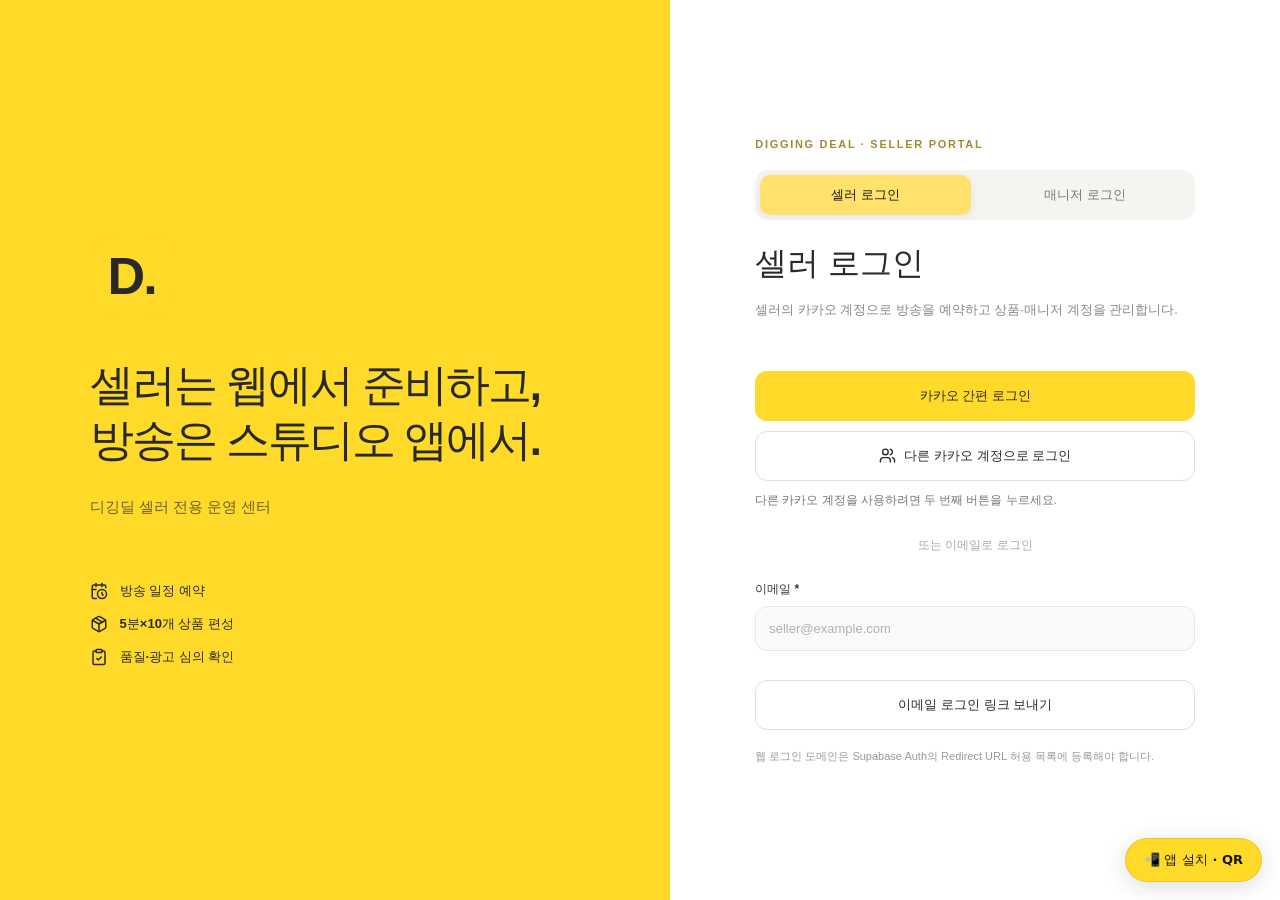
<file: index.html>
<!doctype html><html lang="ko"><head><meta charset="UTF-8"/><meta name="viewport" content="width=device-width,initial-scale=1.0"/><meta name="theme-color" content="#ffda29"/><title>디깅딜 셀러 센터</title>  <script type="module" crossorigin src="./assets/index-DSbFHr2v.js"></script>
  <link rel="stylesheet" crossorigin href="./assets/index-nDh6Y4dh.css">
<style>#dd-app-install-entry{position:fixed;right:18px;bottom:18px;z-index:100000;display:flex;align-items:center;justify-content:center;padding:12px 18px;background:#ffda29;color:#171717;border-radius:999px;box-shadow:0 5px 22px #0002;text-decoration:none;font:800 13px system-ui,-apple-system,sans-serif;border:1px solid #17171718}#dd-app-install-entry:focus-visible{outline:3px solid #165ad8;outline-offset:3px}@media(max-width:550px){#dd-app-install-entry{right:12px;bottom:12px;padding:11px 14px}}</style></head><body><div id="root"></div><a id="dd-app-install-entry" href="./apps.html" aria-label="디깅딜 Android 앱 설치 및 QR코드 페이지 열기">📲 앱 설치 · QR</a></body></html>
</file>
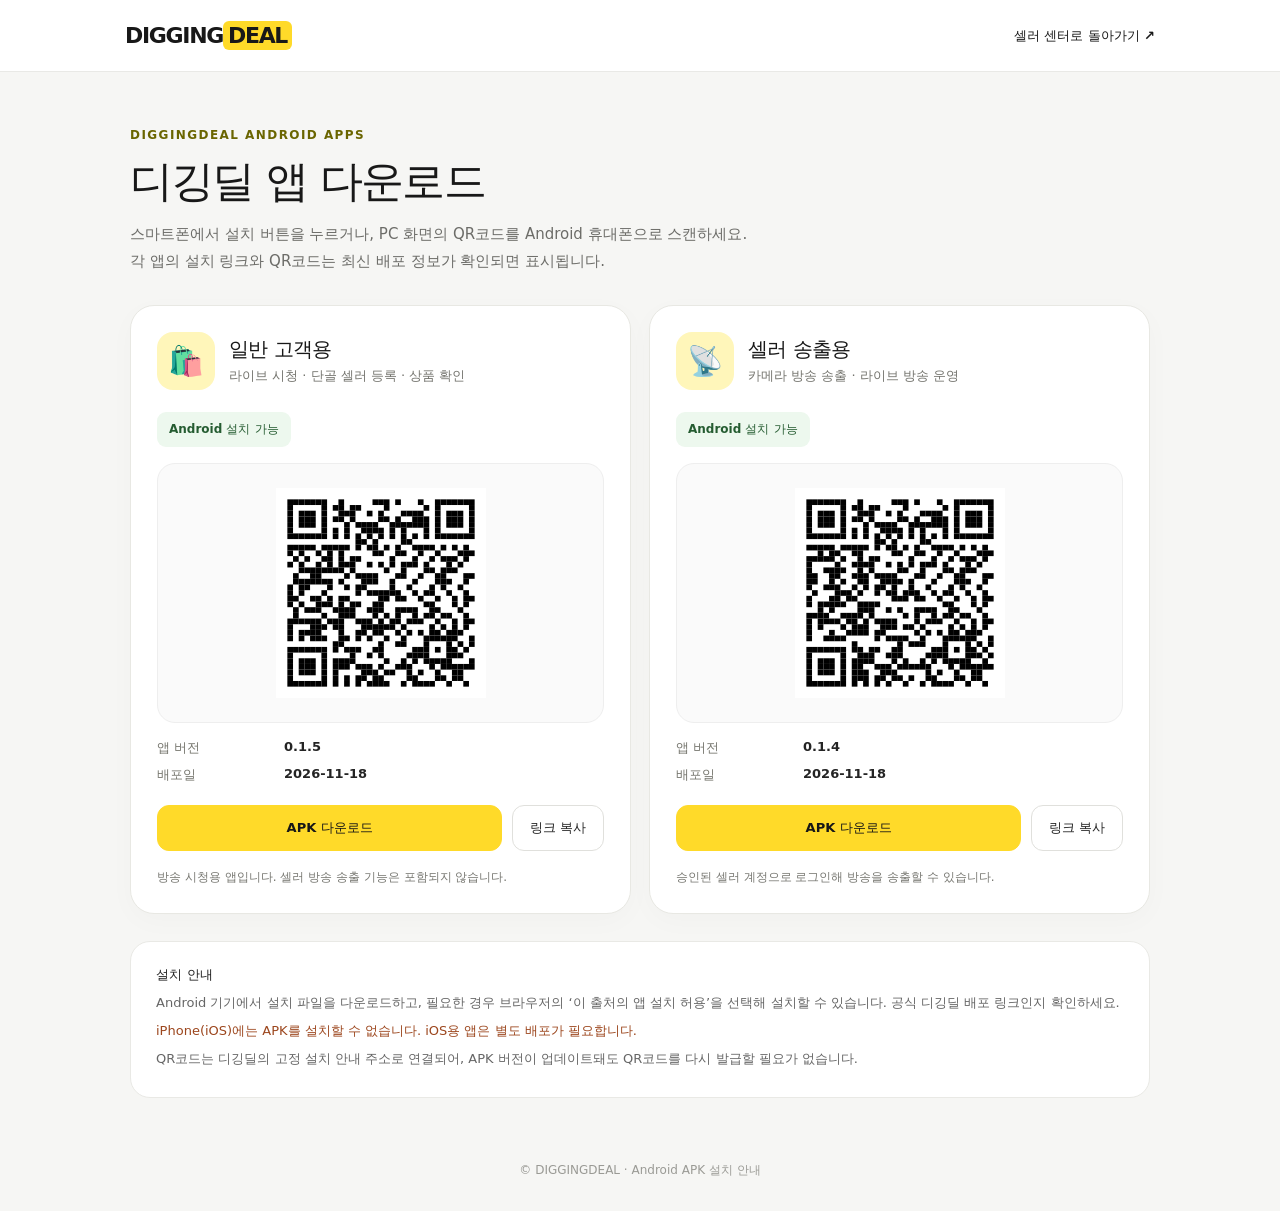
<file: apps.html>
<!doctype html>
<html lang="ko">
<head>
  <meta charset="utf-8">
  <meta name="viewport" content="width=device-width, initial-scale=1">
  <meta name="theme-color" content="#ffda29">
  <meta name="description" content="디깅딜 고객용 및 셀러 방송 송출용 Android 앱 설치 안내">
  <title>디깅딜 앱 다운로드 | 셀러 센터</title>
  <style>
    :root{font-family:system-ui,-apple-system,"Noto Sans KR","Apple SD Gothic Neo",sans-serif;color:#181818;background:#f6f6f4;font-synthesis:none}
    *{box-sizing:border-box}
    body{margin:0}
    a{color:inherit;text-decoration:none}
    button,a{touch-action:manipulation}
    .site-header{height:72px;display:flex;align-items:center;justify-content:space-between;gap:16px;padding:0 max(20px,calc((100vw - 1030px)/2));background:#fff;border-bottom:1px solid #e9e9e6}
    .brand{font-size:22px;font-weight:900;letter-spacing:-.06em}
    .brand em{font-style:normal;background:#ffda29;border-radius:6px;padding:2px 5px}
    .back{font-size:13px;font-weight:700;white-space:nowrap}
    main{max-width:1060px;padding:56px 20px 64px;margin:0 auto}
    .eyebrow{font-size:12px;font-weight:900;letter-spacing:.12em;color:#6a6500}
    h1{font-size:clamp(28px,4.5vw,43px);line-height:1.23;letter-spacing:-.045em;margin:13px 0}
    .intro{font-size:15px;line-height:1.8;color:#6c6c68;margin:0 0 30px}
    .grid{display:grid;grid-template-columns:repeat(2,minmax(0,1fr));gap:18px}
    .app-card{background:#fff;border:1px solid #e8e8e3;border-radius:24px;padding:26px;box-shadow:0 7px 28px #00000006;min-width:0}
    .app-card:target,.app-card.selected{outline:2px solid #e3bf00;outline-offset:2px}
    .card-head{display:flex;align-items:center;gap:14px}
    .app-icon{font-size:29px;width:58px;height:58px;display:flex;align-items:center;justify-content:center;background:#fff6ba;border-radius:16px;flex-shrink:0}
    h2{font-size:20px;letter-spacing:-.035em;margin:0 0 4px}
    .desc{font-size:13px;color:#74746e;margin:0}
    .status{margin-top:22px;border-radius:9px;background:#f3f3f0;color:#64645e;font-size:12px;font-weight:700;padding:9px 12px;display:inline-flex}
    .status.ready{color:#255c31;background:#edf8ee}
    .qr-wrap{height:260px;display:flex;align-items:center;justify-content:center;margin:16px 0;background:#fafafa;border:1px solid #eee;border-radius:18px}
    .qr-wrap img{width:210px;height:210px;max-width:100%;object-fit:contain}
    .qr-placeholder{text-align:center;color:#93938d;line-height:1.8;font-size:13px;padding:20px}
    .meta{display:grid;grid-template-columns:75px minmax(0,1fr);column-gap:12px;row-gap:9px;color:#77776f;font-size:13px;margin:15px 0 21px}
    .meta strong{color:#242424;overflow-wrap:anywhere;font-weight:650}
    .buttons{display:flex;gap:10px;flex-wrap:wrap}
    .primary,.secondary{border-radius:12px;padding:13px 17px;font-weight:800;font-size:13px;display:inline-flex;align-items:center;justify-content:center;cursor:pointer;border:1px solid #e0e0dc}
    .primary{background:#ffda29;border-color:#ffda29;color:#171717;flex:1}
    .primary.is-disabled{background:#eee;border-color:#eee;color:#8b8b85;cursor:not-allowed}
    .secondary{background:#fff;color:#252525}
    .secondary:disabled{opacity:.5;cursor:not-allowed}
    .notes{font-size:12px;line-height:1.7;color:#787872;margin:16px 0 0}
    .guide{margin-top:27px;background:#fff;border:1px solid #e9e9e5;border-radius:20px;padding:22px 25px;font-size:13px;color:#666;line-height:1.75}
    .guide strong{color:#202020}
    .guide p{margin:5px 0}
    .platform-note{color:#9c461d}
    .error{display:none;font-size:13px;color:#9c2828;margin:18px 0 0}
    footer{text-align:center;color:#9a9a95;font-size:12px;padding:0 16px 32px}
    @media(max-width:720px){main{padding:35px 16px 44px}.site-header{padding:0 16px}.grid{grid-template-columns:1fr}.app-card{padding:20px}.qr-wrap{height:245px}.brand{font-size:19px}}
  </style>
</head>
<body>
  <header class="site-header">
    <a class="brand" href="./" aria-label="디깅딜 셀러 센터">DIGGING<em>DEAL</em></a>
    <a class="back" href="./">셀러 센터로 돌아가기 ↗</a>
  </header>
  <main>
    <div class="eyebrow">DIGGINGDEAL ANDROID APPS</div>
    <h1>디깅딜 앱 다운로드</h1>
    <p class="intro">스마트폰에서 설치 버튼을 누르거나, PC 화면의 QR코드를 Android 휴대폰으로 스캔하세요.<br>각 앱의 설치 링크와 QR코드는 최신 배포 정보가 확인되면 표시됩니다.</p>
    <div class="grid">
      <article class="app-card" id="app-customer" data-app="customer">
        <div class="card-head"><div class="app-icon" aria-hidden="true">🛍️</div><div><h2>일반 고객용</h2><p class="desc">라이브 시청 · 단골 셀러 등록 · 상품 확인</p></div></div>
        <span class="status" id="status-customer" aria-live="polite">배포 정보 확인 중</span>
        <div class="qr-wrap" id="qr-customer"><div class="qr-placeholder">설치 QR코드 확인 중</div></div>
        <dl class="meta"><dt>앱 버전</dt><dd><strong id="version-customer">-</strong></dd><dt>배포일</dt><dd><strong id="date-customer">-</strong></dd></dl>
        <div class="buttons"><a class="primary is-disabled" id="link-customer" aria-disabled="true">설치 준비 중</a><button class="secondary" id="copy-customer" disabled type="button">링크 복사</button></div>
        <p class="notes">방송 시청용 앱입니다. 셀러 방송 송출 기능은 포함되지 않습니다.</p>
      </article>
      <article class="app-card" id="app-seller" data-app="seller">
        <div class="card-head"><div class="app-icon" aria-hidden="true">📡</div><div><h2>셀러 송출용</h2><p class="desc">카메라 방송 송출 · 라이브 방송 운영</p></div></div>
        <span class="status" id="status-seller" aria-live="polite">배포 정보 확인 중</span>
        <div class="qr-wrap" id="qr-seller"><div class="qr-placeholder">설치 QR코드 확인 중</div></div>
        <dl class="meta"><dt>앱 버전</dt><dd><strong id="version-seller">-</strong></dd><dt>배포일</dt><dd><strong id="date-seller">-</strong></dd></dl>
        <div class="buttons"><a class="primary is-disabled" id="link-seller" aria-disabled="true">설치 준비 중</a><button class="secondary" id="copy-seller" disabled type="button">링크 복사</button></div>
        <p class="notes">승인된 셀러 계정으로 로그인해 방송을 송출할 수 있습니다.</p>
      </article>
    </div>
    <p class="error" id="load-error" role="alert">배포 정보를 불러오지 못했습니다. 새로고침 후 다시 시도해 주세요.</p>
    <section class="guide" aria-label="설치 안내">
      <strong>설치 안내</strong>
      <p>Android 기기에서 설치 파일을 다운로드하고, 필요한 경우 브라우저의 ‘이 출처의 앱 설치 허용’을 선택해 설치할 수 있습니다. 공식 디깅딜 배포 링크인지 확인하세요.</p>
      <p class="platform-note" id="platform-note">iPhone(iOS)에는 APK를 설치할 수 없습니다. iOS용 앱은 별도 배포가 필요합니다.</p>
      <p>QR코드는 디깅딜의 고정 설치 안내 주소로 연결되어, APK 버전이 업데이트돼도 QR코드를 다시 발급할 필요가 없습니다.</p>
    </section>
  </main>
  <footer>© DIGGINGDEAL · Android APK 설치 안내</footer>
  <script>
  (function(){
    "use strict";
    var keys=["customer","seller"],params=new URLSearchParams(location.search),selected=params.get("app");
    var isIOS=/iPad|iPhone|iPod/.test(navigator.userAgent);
    if(isIOS)document.getElementById("platform-note").style.fontWeight="800";
    if(keys.indexOf(selected)>=0){var active=document.getElementById("app-"+selected);active.classList.add("selected");}
    function validUrl(raw){
      if(typeof raw!=="string")return null;
      try{var url=new URL(raw);return url.protocol==="https:"&&!url.username&&!url.password?url.href:null;}catch(e){return null;}
    }
    function update(key,app){
      var status=document.getElementById("status-"+key);
      var qr=document.getElementById("qr-"+key);
      var link=document.getElementById("link-"+key);
      var copy=document.getElementById("copy-"+key);
      var download=app&&app.enabled===true?validUrl(app.apkUrl):null;
      document.getElementById("version-"+key).textContent=app&&app.version||"미확인";
      document.getElementById("date-"+key).textContent=app&&app.releasedAt||"미확인";
      qr.replaceChildren();
      if(!download){
        status.textContent="검증된 설치 파일 준비 중";
        var placeholder=document.createElement("div");placeholder.className="qr-placeholder";
        placeholder.textContent="설치 가능한 APK가 등록되면 QR코드가 자동으로 표시됩니다.";
        qr.appendChild(placeholder);
        return;
      }
      status.textContent="Android 설치 가능";status.classList.add("ready");
      var stable=new URL("/apps.html","https://seller.diggingdeal.kro.kr");
      stable.searchParams.set("app",key);
      var img=document.createElement("img");
      img.alt=(key==="customer"?"일반 고객용":"셀러 송출용")+" 앱 설치 페이지 QR코드";
      img.loading="lazy";
      img.width=210;img.height=210;
      img.src="./assets/app-qr-"+key+".svg";
      img.onerror=function(){qr.textContent="QR 이미지를 표시하지 못했습니다. 아래 설치 버튼을 사용해 주세요.";};
      qr.appendChild(img);
      link.href=download;link.target="_blank";link.rel="noopener noreferrer";
      link.classList.remove("is-disabled");link.removeAttribute("aria-disabled");link.textContent="APK 다운로드";
      copy.disabled=false;copy.addEventListener("click",async function(){
        try{await navigator.clipboard.writeText(stable.href);copy.textContent="복사 완료";}
        catch(e){copy.textContent="링크 복사 실패";}
      });
    }
    fetch("./app-builds.json?check="+Date.now(),{cache:"no-store"}).then(function(r){if(!r.ok)throw new Error("HTTP "+r.status);return r.json();})
      .then(function(data){keys.forEach(function(key){update(key,data&&data.apps&&data.apps[key]);});})
      .catch(function(){keys.forEach(function(key){update(key,null);});document.getElementById("load-error").style.display="block";});
  })();
  </script>
</body>
</html>
</file>
<file: assets/index-nDh6Y4dh.css>
:root{color:#292929;font-synthesis:none;background:#f7f7f7;font-family:Inter,Pretendard,Noto Sans KR,-apple-system,BlinkMacSystemFont,Segoe UI,sans-serif}*{box-sizing:border-box}body{margin:0}button,input,select{font:inherit}button{cursor:pointer}button:disabled{opacity:.45;cursor:default}input,select{outline:none}input:focus,select:focus{box-shadow:0 0 0 3px #ffda2933;border-color:#f3c122!important}.portal{min-height:100vh;display:flex}.sidebar{background:#fff;border-right:1px solid #e8e8e8;flex-direction:column;flex-shrink:0;width:264px;height:100vh;padding:30px 17px 20px;display:flex;position:sticky;top:0}.logoLine{align-items:center;gap:12px;margin:0 8px 28px;display:flex}.logoLine b{letter-spacing:-.5px;font-size:20px}.logoLine small{color:#aaa;letter-spacing:1.2px;margin-top:4px;font-size:10px;font-weight:800;display:block}.brandbox{color:#292929;letter-spacing:-2px;background:#ffda29;border-radius:14px;justify-content:center;align-items:center;width:46px;height:46px;font-size:25px;font-weight:1000;display:inline-flex}.brandbox.large{border-radius:26px;width:84px;height:84px;font-size:52px}.navCaption{color:#999;margin:23px 17px 10px;font-size:11px;font-weight:800}.nav{text-align:left;color:#757575;background:0 0;border:0;border-radius:13px;align-items:center;gap:12px;width:100%;min-height:47px;padding:13px 16px;font-size:13px;font-weight:750;display:flex}.nav span{flex:1}.nav.selected{color:#292929;background:#ffed90}.nav:hover{background:#f4f4f4}.nav.selected:hover{background:#ffdf4a}.sidebarBottom{border-top:1px solid #eee;flex-direction:column;gap:8px;margin-top:auto;padding:18px 11px;font-size:13px;font-weight:800;display:flex}.sidebarBottom small{color:#888;overflow-wrap:anywhere;font-size:11px}.sidebarBottom button{color:#666;text-align:left;background:0 0;border:0;align-items:center;gap:6px;margin-top:5px;padding:6px 0;display:flex}.workspace{width:calc(100% - 264px);max-width:1590px;margin:0 auto;padding:33px clamp(22px,4.5vw,68px)}.topbar{justify-content:space-between;align-items:center;gap:18px;margin-bottom:25px;display:flex}.eyebrow{letter-spacing:1.7px;color:#a18a2f;font-size:11px;font-weight:900}.topbar h1{letter-spacing:-.9px;margin:8px 0 0;font-size:25px}.contentStack{gap:20px;display:grid}.hero{background:#ffda29;border-radius:25px;justify-content:space-between;gap:20px;min-height:260px;padding:34px 39px;display:flex}.hero h2{letter-spacing:-1.1px;margin:15px 0;font-size:30px;line-height:1.31}.hero p{color:#5f552e;max-width:570px;font-size:13px;line-height:1.8}.heroArt{color:#292929;border:2px solid #29292933;border-radius:25px;flex-direction:column;justify-content:center;align-items:center;gap:15px;min-width:190px;display:flex}.heroArt span{letter-spacing:1px;font-size:12px;font-weight:900}.stats{grid-template-columns:repeat(3,minmax(0,1fr));gap:15px;display:grid}.stat{background:#fff;border:1px solid #eee;border-radius:18px;padding:24px}.stat span,.stat small{color:#777;font-size:12px;display:block}.stat strong{letter-spacing:-.5px;margin:9px 0 3px;font-size:36px;display:block}.stat small{font-size:11px}.panel{background:#fff;border:1px solid #eaeaea;border-radius:22px;padding:27px 29px}.panel.narrow{max-width:600px;margin-top:38px}.panel h2,.panel h3{color:#292929;letter-spacing:-.5px;margin:0 0 14px}.panel h3{font-size:17px}.panel h2{font-size:23px}.panel>p{color:#757575;font-size:13px;line-height:1.8}.panelIcon{background:#ffda29;border-radius:18px;place-items:center;width:58px;height:58px;margin-bottom:20px;display:grid}.panelTitle{justify-content:space-between;align-items:center;gap:20px;margin-bottom:13px;display:flex}.panelTitle h3{margin:0}.panelTitle p,.intro,.hint{color:#878787;font-size:12px;line-height:1.7}.panelTitle p{margin:6px 0}.tableRow{border-top:1px solid #f0f0f0;align-items:center;gap:15px;padding:18px 3px;font-size:13px;display:flex}.tableRow svg{color:#7d7d7d}.grow{flex:1;min-width:120px}.grow b,.grow small{display:block}.grow b{font-size:13px}.grow small{color:#999;margin-top:6px;font-size:11px}.pill{white-space:nowrap;color:#666;background:#eee;border-radius:50px;padding:7px 11px;font-size:11px;font-weight:850}.pill.approved{color:#168052;background:#e5f5eb}.pill.pending{color:#8d6c00;background:#fff0ba}.pill.muted{color:#777;background:#eee}.dark,.primary,.secondary{white-space:nowrap;border:1px solid #0000;border-radius:12px;justify-content:center;align-items:center;gap:8px;min-height:44px;padding:0 19px;font-size:13px;font-weight:850;display:inline-flex}.dark{color:#fff;background:#292929}.primary{color:#292929;background:#ffda29}.secondary{color:#292929;background:#fff;border-color:#dfdfdf}.small{border-radius:9px;min-height:34px;padding:0 11px;font-size:11.5px}.full{width:100%}.textButton,.textDanger{color:#777;background:0 0;border:0;align-items:center;gap:6px;font-size:12px;font-weight:800;display:inline-flex}.textDanger{color:#bb3049}.field{color:#505050;flex-direction:column;gap:8px;min-width:0;font-size:12px;font-weight:800;display:flex}.field input,.field select{color:#292929;background:#fafafa;border:1px solid #e7e7e7;border-radius:12px;width:100%;height:45px;padding:0 13px;font-size:13px;font-weight:500}.field input::placeholder{color:#b0b0b0}.field:has(input:required)>span{color:#383838}.field input:focus{background:#fff}.sessionForm,.productForm{grid-template-columns:repeat(2,minmax(0,1fr));gap:17px;margin-top:21px;display:grid}.sessionForm .primary,.productForm .primary{align-self:end;width:max-content}.formNote{color:#888;align-self:center;font-size:11px;line-height:1.7}.empty{color:#aaa;text-align:center;padding:35px;font-size:13px}.slotGrid{grid-template-columns:repeat(10,minmax(0,1fr));gap:8px;margin-top:17px;display:grid}.slot{color:#292929;background:#fafafa;border:1px solid #eee;border-radius:12px;flex-direction:column;justify-content:center;align-items:center;gap:7px;height:55px;display:flex}.slot.selected{background:#ffda29;border-color:#ffda29}.dot{background:#ddd;border-radius:50%;width:7px;height:7px}.dot.green{background:#16ad6d}.dot.amber{background:#ffb800}.slotHeader{border-top:1px solid #eee;justify-content:space-between;align-items:center;margin:20px 0 10px;padding-top:18px;display:flex}.slotHeader h3{margin:0}.slotHeader p{color:#888;font-size:11px}.reviewCard{border:1px solid #eee;border-radius:16px;gap:12px;margin-top:14px;padding:19px;display:grid}.reviewCard>div:first-child{gap:8px;display:grid}.reviewCard small{color:#888;font-size:12px}.reviewCard p{color:#555;font-size:12.5px;line-height:1.6}.slotLabel{background:#fff0ae;border-radius:7px;width:max-content;padding:5px 8px;font-size:10px;font-weight:800}.reviewControls{border-top:1px solid #eee;flex-wrap:wrap;align-items:center;gap:10px;padding-top:11px;display:flex}.reviewControls>span{flex:1;font-size:12px;font-weight:800}.warning{background:#fffbf0}.footer{color:#aaa;margin-top:26px;font-size:10.5px;line-height:1.7}.flash{border-radius:13px;align-items:center;gap:9px;margin-bottom:20px;padding:13px 17px;font-size:13px;display:flex}.flash button{color:inherit;background:0 0;border:0;margin-left:auto}.flash.success{color:#247244;background:#e7f7e9}.flash.error,.error{color:#bb2c44;background:#fff1f1}.flash.error{border:1px solid #f6caca}.loading{color:#888;font-size:12px}.loginLayout{background:#fff;grid-template-columns:1.1fr 1fr;min-height:100vh;display:grid}.loginBrand{background:#ffda29;flex-direction:column;justify-content:center;padding:clamp(45px,7vw,125px);display:flex}.loginBrand h1{letter-spacing:-2px;margin:40px 0 16px;font-size:clamp(31px,3.4vw,56px);line-height:1.25}.loginBrand p{color:#70612f;font-size:15px}.featureStack{gap:15px;margin-top:50px;display:grid}.featureStack span{align-items:center;gap:12px;font-size:13px;font-weight:800;display:flex}.loginCard{width:min(440px,85%);margin:auto}.loginCard h2{margin:12px 0;font-size:32px}.loginCard>p{color:#888;margin-bottom:33px;font-size:13px;line-height:1.7}.loginCard form{gap:12px;display:grid}.loginCard .full{min-height:50px;margin-top:17px}.loginCard small{color:#999;margin-top:17px;font-size:11px;line-height:1.7;display:block}.or{text-align:center;color:#aaa;margin:27px 0;font-size:12px}.centered{flex-direction:column;justify-content:center;align-items:center;gap:10px;min-height:100vh;display:flex}.centered p{color:#777;font-size:14px}.mono{overflow-wrap:anywhere;font-family:monospace}@media (width<=1050px){.workspace{padding:25px}.sidebar{width:217px}.workspace{width:calc(100% - 217px)}.heroArt{min-width:130px}.stats{gap:9px}.stat{padding:18px}.slotGrid{grid-template-columns:repeat(5,1fr)}}@media (width<=720px){.portal{display:block}.sidebar{flex-flow:wrap;align-items:center;gap:3px;width:100%;height:auto;padding:12px;display:flex;position:relative}.logoLine{width:100%;margin:0 12px 8px}.navCaption{display:none}.nav{width:auto;min-height:40px;padding:7px 10px;font-size:11px}.nav span{flex:auto}.sidebarBottom{border:0;margin:0 0 0 auto;padding:6px;font-size:10px}.sidebarBottom small{display:none}.workspace{width:100%;padding:19px}.topbar h1{font-size:21px}.hero{padding:24px}.hero h2{font-size:25px}.heroArt{display:none}.stats{grid-template-columns:repeat(3,1fr)}.stat{padding:14px}.stat strong{font-size:26px}.stat span,.stat small{font-size:10px}.panel{padding:18px}.tableRow{flex-wrap:wrap}.sessionForm,.productForm{grid-template-columns:1fr}.slotGrid{grid-template-columns:repeat(5,1fr)}.loginLayout{grid-template-columns:1fr}.loginBrand{padding:40px}.loginBrand h1{letter-spacing:-1px;margin:15px 0;font-size:30px}.featureStack{display:none}.loginCard{padding:38px 0}.logoLine b{font-size:17px}}.readinessNotice{border-radius:14px;align-items:flex-start;gap:12px;margin-top:15px;padding:17px;font-size:12px;display:flex}.readinessNotice b{font-size:13px}.readinessNotice p{margin:8px 0 5px;line-height:1.7}.readinessNotice small{color:#777}.contentReady{color:#186a3e;background:#e7f7e9}.contentPending{color:#745e1a;background:#fff4d2}.slotFormError{color:#a82740;background:#fff1f1;border:1px solid #f1c6cf;border-radius:10px;grid-column:1/-1;margin:0;padding:11px 14px;font-size:12px;font-weight:700;line-height:1.6}.field .formNote{color:#777;font-size:11px;font-weight:500;line-height:1.5}.adCopyWarning{color:#9a3412;background:#fff7ed;border:1px solid #fed7aa;border-radius:10px;flex-direction:column;align-items:flex-start;gap:7px;padding:12px 14px;font-size:12px;line-height:1.5;display:flex}.adCopyWarning span{color:#9a3412}.adCopyWarning .secondary{margin-top:4px}.testSeedPanel{background:#fff9dd;border:1px dashed #d5b331;border-radius:12px;justify-content:space-between;align-items:center;gap:14px;margin:14px 0;padding:16px;display:flex}.testSeedPanel strong{color:#4b3e10;font-size:13px}.testSeedPanel p{color:#73643e;margin:5px 0 0;font-size:12px;line-height:1.5}.testSeedPanel .secondary{white-space:nowrap}@media (width<=700px){.testSeedPanel{flex-direction:column;align-items:stretch}.testSeedPanel .secondary{white-space:normal}}.bulkReviewSelect{max-width:650px;margin:14px 0 16px}.bulkApprovalSummary{background:#fffcf0;border:1px solid #ede3b9;border-radius:16px;flex-direction:column;align-items:flex-start;gap:13px;padding:19px;display:flex}.bulkReviewStats{flex-wrap:wrap;gap:9px;display:flex}.bulkReviewStats span{color:#666;background:#fff;border:1px solid #f0ebd9;border-radius:11px;padding:10px 13px;font-size:12px}.bulkReviewStats strong{color:#282828;margin-left:4px}.bulkIssues{color:#ad3448;background:#fff2f1;border-radius:12px;width:100%;padding:13px;font-size:12px;line-height:1.5}.bulkIssues p{margin:6px 0 0}.bulkReady{color:#5c5b4c;margin:0;font-size:12px;line-height:1.7}.bulkApproveButton{min-height:48px}.bulkLegalNote{color:#837d6c;max-width:730px;font-size:11px;line-height:1.7}.missedBroadcastPanel{background:#fff8ed;border:1px solid #f0d2a2;border-radius:12px;flex-direction:column;gap:11px;width:100%;padding:15px;display:flex}.missedBroadcastPanel strong{color:#94580f;font-size:13px}.missedBroadcastPanel p{color:#796043;margin:6px 0 0;font-size:12px;line-height:1.6}.missedRescheduleRow{flex-wrap:wrap;align-items:flex-end;gap:10px;display:flex}.missedRescheduleRow .field{flex:1;min-width:230px}.missedRescheduleRow .secondary{white-space:normal;height:45px}.loginCard .accountSwitchLogin{background:#fff;margin-top:10px}.loginCard .accountHelp{color:#777;margin:10px 0 0;font-size:11.5px;line-height:1.7}.sidebarBottom button:disabled{opacity:.45;cursor:not-allowed}.broadcastManager{gap:15px;display:grid}.broadcastToolbar{flex-wrap:wrap;align-items:center;gap:9px;margin:23px 0 15px;display:flex}.broadcastToolbar .searchBox{color:#888;background:#f7f7f7;border:1px solid #e5e5e5;border-radius:12px;flex:1;align-items:center;gap:9px;min-width:240px;min-height:44px;padding:0 13px;display:flex}.searchBox input{color:#292929;background:0 0;border:0;outline:0;width:100%;font-size:13px}.broadcastFilters{background:#faf9f6;border:1px solid #eee;border-radius:16px;grid-template-columns:repeat(3,minmax(160px,1fr));gap:14px;margin-bottom:19px;padding:20px;display:grid}.broadcastFilters .filterReset{align-self:end}.resultMeta{color:#555;align-items:center;gap:6px;margin:16px 0;font-size:12.5px;display:flex}.resultMeta b{color:#242424}.resultMeta span{color:#aaa;margin-left:auto;font-size:11px}.broadcastTableScroll{border:1px solid #eee;border-radius:14px;overflow-x:auto}.broadcastTable{border-collapse:collapse;text-align:left;width:100%;min-width:890px}.broadcastTable th{color:#777;white-space:nowrap;background:#f7f7f7;padding:16px 12px;font-size:11.5px;font-weight:800}.broadcastTable td{vertical-align:middle;color:#444;border-top:1px solid #eee;padding:15px 12px;font-size:12px}.broadcastTable td b,.broadcastTable td strong{color:#292929}.broadcastTable td small{color:#a0a0a0;max-width:260px;margin-top:5px;font-size:11px;line-height:1.4;display:block}.broadcastTable td .modeMark{white-space:nowrap;align-items:center;gap:6px;display:inline-flex}.broadcastRowActions{align-items:center;gap:6px;display:flex}.broadcastTable .tableEmpty{text-align:center;color:#999;padding:43px}.broadcastFootnote{color:#888;margin-top:15px;font-size:11px;line-height:1.8}.broadcastDialogBackdrop{z-index:100;background:#0008;justify-content:center;align-items:center;padding:14px;display:flex;position:fixed;inset:0;overflow-y:auto}.broadcastDialog{background:#fff;border-radius:24px;width:min(740px,100%);max-height:calc(100vh - 30px);padding:26px 30px;overflow-y:auto;box-shadow:0 20px 80px #0003}.dialogHeading{justify-content:space-between;align-items:center;margin-bottom:22px;display:flex}.dialogHeading h3{margin:9px 0 0;font-size:21px}.broadcastFormGrid{grid-template-columns:repeat(2,minmax(0,1fr));gap:20px 16px;display:grid}.broadcastFormGrid .wide{grid-column:1/-1}.field textarea{font:inherit;resize:vertical;color:#292929;background:#fafafa;border:1px solid #e7e7e7;border-radius:12px;width:100%;min-height:110px;padding:13px;line-height:1.65}.field textarea:focus{border-color:#f3c122;outline:none;box-shadow:0 0 0 3px #ffda2933}.fieldLabel{color:#505050;margin-bottom:9px;font-size:12px;font-weight:850;display:block}.streamChoices{grid-template-columns:1fr 1fr;gap:12px;display:grid}.streamChoice{color:#4a4a4a;text-align:left;background:#fafafa;border:1px solid #e6e6e6;border-radius:16px;flex-direction:column;align-items:flex-start;gap:10px;padding:19px;display:flex}.streamChoice.active{background:#fff4c1;border:2px solid #e9be18;padding:18px}.streamChoice b{font-size:14px}.streamChoice small{color:#888;font-size:11px}.broadcastInfo{color:#7e6939;background:#fff7e1;border-radius:13px;align-items:flex-start;gap:10px;margin-top:24px;padding:14px;font-size:12px;line-height:1.8;display:flex}.broadcastInfo svg{flex-shrink:0}.dialogActions{justify-content:flex-end;gap:9px;margin-top:25px;display:flex}.sellerPageLayout{grid-template-columns:1.1fr 1fr;align-items:start;gap:22px;display:grid}.sellerPageForm{gap:19px;display:grid}.fieldHint{color:#888;align-items:center;gap:6px;margin-top:15px;font-size:11px;line-height:1.75;display:flex}.sellerPreview{background:#fff;border:1px solid #e9e9e9;border-radius:21px;overflow:hidden}.sellerBanner{object-fit:cover;width:100%;height:190px}.sellerBannerEmpty{color:#9e8532;background:#ffef9e;flex-direction:column;justify-content:center;align-items:center;gap:9px;height:190px;display:flex}.sellerPreviewBody{padding:22px}.sellerAvatar{background:#ffda29;border-radius:16px;justify-content:center;align-items:center;width:52px;height:52px;margin-top:-45px;display:flex;position:relative}.sellerPreviewBody h3{margin:18px 0 7px;font-size:21px}.sellerPreviewBody strong{font-size:13px;line-height:1.6;display:block}.sellerPreviewBody p{color:#777;white-space:pre-wrap;font-size:12px;line-height:1.85}@media (width<=1100px){.sellerPageLayout{grid-template-columns:1fr}}@media (width<=720px){.broadcastFilters{grid-template-columns:1fr 1fr}.broadcastDialog{padding:20px}.broadcastFormGrid{grid-template-columns:1fr}.broadcastFormGrid .wide{grid-column:1}.streamChoices{grid-template-columns:1fr 1fr}.broadcastToolbar .searchBox{min-width:100%}.resultMeta{flex-wrap:wrap}.resultMeta span{margin-left:0}.sellerPageLayout{grid-template-columns:1fr}}@media (width<=450px){.broadcastFilters,.streamChoices{grid-template-columns:1fr}}n.stats.four{grid-template-columns:repeat(4,minmax(0,1fr))}.deliverySettingsForm{grid-template-columns:repeat(2,minmax(0,1fr));gap:19px;display:grid}.deliverySettingsForm .deliveryPreview,.deliverySettingsForm .fieldHint,.deliverySettingsForm button{grid-column:1/-1}.deliverySettingsForm .field:has(textarea){grid-column:1/-1}.deliveryPreview{color:#6d5b2a;background:#fff8df;border-radius:15px;align-items:flex-start;gap:12px;padding:19px;display:flex}.deliveryPreview b{font-size:13px}.deliveryPreview p{margin:7px 0;font-size:12px;line-height:1.7}@media (width<=1100px){.stats.four{grid-template-columns:repeat(2,minmax(0,1fr))}}@media (width<=650px){.deliverySettingsForm{grid-template-columns:1fr}.stats.four{grid-template-columns:repeat(2,minmax(0,1fr))}}.managerTopActions{flex-wrap:wrap;align-items:center;gap:12px;display:flex}.managerModeCheckbox{cursor:pointer;color:#51411d;white-space:nowrap;background:#fff5cc;border:1px solid #ead69f;border-radius:12px;align-items:center;gap:9px;padding:10px 13px;font-size:13px;font-weight:850;display:flex}.managerModeCheckbox input{accent-color:#d2a900;cursor:pointer;width:17px;height:17px}.managerModeIntro{flex-direction:column;align-items:flex-start;gap:13px;max-width:760px;padding:35px;display:flex}.managerModeIntro svg{color:#ab8e14}.managerModeIntro h2{margin:0}.managerModeIntro p{color:#666;max-width:650px;line-height:1.85}.managerModeIntro small{color:#8b8b8b}.managerLayout{gap:20px;min-width:0;display:grid}.managerIntro{justify-content:space-between;align-items:flex-start;gap:18px;display:flex}.managerIntro h2{margin:6px 0;font-size:25px}.managerIntro p{color:#777;max-width:740px;font-size:13px;line-height:1.7}.managerIntro .eyebrow{color:#b58b08}.managerChoose{background:#fff;border:1px solid #ece6d6;border-radius:16px;justify-content:space-between;align-items:center;gap:16px;padding:15px 19px;display:flex}.managerChoose label{flex:1;align-items:center;gap:12px;font-size:12px;display:flex}.managerChoose label b{white-space:nowrap}.managerChoose select{color:#333;background:#fafaf9;border:1px solid #e3dfd4;border-radius:10px;width:100%;max-width:650px;padding:11px 12px}.managerLiveMark{white-space:nowrap;border-radius:50px;align-items:center;gap:8px;padding:8px 13px;font-size:12px;font-weight:900;display:inline-flex}.managerLiveMark.on{color:#167c46;background:#e4f8ed}.managerLiveMark.paused{color:#9a6f00;background:#fff3db}.managerLiveDot{background:currentColor;border-radius:50%;width:8px;height:8px}.managerEmpty{color:#777;text-align:center;background:#fff;border:1px solid #eee;border-radius:20px;flex-direction:column;justify-content:center;align-items:center;gap:14px;min-height:280px;padding:38px;display:flex}.managerEmpty strong{color:#282828;font-size:20px}.managerEmpty p{max-width:500px;line-height:1.8}.managerStats{grid-template-columns:repeat(4,minmax(0,1fr));gap:12px;display:grid}.managerStats>div{background:#fff;border:1px solid #ececec;border-radius:14px;flex-direction:column;gap:8px;min-width:0;padding:17px;display:flex}.managerStats svg{color:#bba129}.managerStats span{color:#8b8b8b;font-size:11px}.managerStats strong{color:#242424;font-size:19px}.managerTopGrid{grid-template-columns:minmax(0,1.35fr) minmax(320px,1fr);align-items:stretch;gap:18px;display:grid}.managerPanel{background:#fff;border:1px solid #eceae5;border-radius:18px;min-width:0;overflow:hidden}.managerPanelHeader{border-bottom:1px solid #f3f0eb;padding:19px 19px 13px}.managerPanelHeader h3{color:#252525;align-items:center;gap:8px;margin:0 0 7px;font-size:16px;display:flex}.managerPanelHeader h3 svg{color:#bb9816}.managerPanelHeader small{color:#898989;font-size:11.5px;line-height:1.5}.managerVideo{aspect-ratio:16/9;background:#111;border-radius:13px;min-height:205px;margin:15px;position:relative;overflow:hidden}.managerVideoElement{object-fit:contain;background:#111;width:100%;height:100%;display:block}.managerVideoCover{color:#fff;text-align:center;background:#1b1b1b;flex-direction:column;justify-content:center;align-items:center;gap:12px;padding:20px;display:flex;position:absolute;inset:0}.managerVideoCover small{color:#aaa;font-size:12px}.managerVideoControls{color:#eee;background:linear-gradient(#0000,#000c);justify-content:space-between;align-items:center;gap:10px;padding:30px 14px 10px;font-size:11px;display:flex;position:absolute;bottom:0;left:0;right:0}.managerVideoControls div{gap:5px;display:flex}.managerVideoControls button{color:#fff;cursor:pointer;background:#0008;border:1px solid #fff3;border-radius:10px;place-items:center;width:33px;height:33px;display:grid}.managerVideoControls button:disabled{opacity:.35}.managerNow{background:#fff8dd;border-radius:13px;flex-direction:column;gap:7px;margin:0 15px 15px;padding:15px;display:flex}.managerNowLabel{color:#856700;font-size:11px;font-weight:800}.managerNow strong{font-size:17px}.managerNow span{font-size:20px;font-weight:900}.managerNow small{color:#7f6d35;font-size:11px}.managerChatPanel{flex-direction:column;display:flex}.managerChatLog{background:#fbfaf8;flex-direction:column;gap:11px;height:355px;padding:15px 16px;display:flex;overflow-y:auto}.managerChatEmpty{color:#999;text-align:center;padding:25px;font-size:12px}.managerChatRow{background:#fff;border:1px solid #eeeeec;border-radius:12px;padding:11px 13px}.managerChatRow.managerOwn{background:#fff7d9;border-color:#f3df9c}.managerChatRow>div{justify-content:space-between;align-items:center;gap:7px;display:flex}.managerChatRow b{color:#6b5326;font-size:11px}.managerChatRow time{color:#aaa;font-size:10px}.managerChatRow p{white-space:pre-wrap;overflow-wrap:anywhere;margin:7px 0 0;font-size:12.5px;line-height:1.65}.managerQuickReplies{flex-wrap:wrap;gap:6px;padding:13px 15px 7px;display:flex}.managerQuickReplies b{color:#777;width:100%;margin-bottom:2px;font-size:11px}.managerQuickReplies button{color:#6d6653;cursor:pointer;background:#f6f4f0;border:1px solid #e8e4d9;border-radius:20px;padding:7px 10px;font-size:11px}.managerQuickReplies button:hover{background:#fff3b6}.managerComposer{flex-direction:column;gap:8px;margin-top:auto;padding:11px 15px 16px;display:flex}.managerComposer label{color:#555;font-size:11px;font-weight:800}.managerComposer textarea{resize:vertical;width:100%;min-height:62px;font:inherit;border:1px solid #dedede;border-radius:11px;padding:11px;font-size:12px;line-height:1.6}.managerComposer>div{justify-content:space-between;align-items:center;gap:9px;display:flex}.managerComposer>div small{color:#999;font-size:10px}.managerInventory .managerPanelHeader{padding:20px}.managerProductGrid{grid-template-columns:repeat(2,minmax(0,1fr));gap:12px;padding:17px;display:grid}.managerProduct{background:#fff;border:1px solid #eceae3;border-radius:13px;gap:12px;padding:14px;display:grid}.managerProduct.current{background:#fffcf0;border-color:#e7c643}.managerProductName{align-items:center;gap:9px;min-width:0;display:flex}.managerProductIndex{background:#ffe169;border-radius:9px;flex-shrink:0;place-items:center;width:28px;height:28px;font-size:12px;font-weight:900;display:grid}.managerProductName img{object-fit:contain;background:#f8f8f8;border-radius:6px;width:38px;height:42px}.managerProductName>div{flex-direction:column;gap:4px;min-width:0;display:flex}.managerProductName b{overflow-wrap:anywhere;font-size:13px;line-height:1.4}.managerProductName small{color:#777;font-size:11px}.managerStockMetrics{flex-wrap:wrap;gap:6px;display:flex}.managerStockMetrics span{background:#f6f5f2;border-radius:8px;padding:6px 9px;font-size:11px}.managerStockActions{justify-content:space-between;align-items:center;gap:9px;display:flex}.managerStockActions strong{font-size:11px;line-height:1.5}.managerSold{color:#b92b28}.managerAvailable{color:#298458}.managerStockActions button{cursor:pointer;white-space:nowrap;border:none;border-radius:9px;padding:9px 11px;font-size:11px;font-weight:900}.managerSoldOut{color:#fff;background:#c83130}.managerReopen{color:#1b7844;background:#dff6e5}.managerStockActions button:disabled{opacity:.5;cursor:wait}.managerFootnote{color:#8a8a8a;margin:0 5px;font-size:11.5px;line-height:1.8}.managerAlert,.managerSuccess{border-radius:11px;align-items:center;gap:11px;padding:14px 15px;font-size:12px;line-height:1.6;display:flex}.managerAlert{color:#9b2222;background:#fff0f0}.managerSuccess{color:#186f35;background:#e9f9ed}.managerAlert button,.managerSuccess button{color:inherit;cursor:pointer;background:0 0;border:0;margin-left:auto;text-decoration:underline}@media (width<=1250px){.managerTopGrid{grid-template-columns:1fr}.managerChatLog{height:285px}}@media (width<=840px){.managerProductGrid{grid-template-columns:1fr}.managerStats{grid-template-columns:repeat(2,minmax(0,1fr))}.managerChoose,.managerChoose label{flex-direction:column;align-items:stretch}.managerLiveMark{align-self:flex-start}}@media (width<=530px){.managerIntro{flex-direction:column}.managerIntro h2{font-size:21px}.managerStats>div{padding:12px}.managerNow{margin:0 9px 9px}.managerVideo{margin:9px}.managerTopActions{justify-content:flex-start}.managerProductGrid{padding:10px}.managerChoose{padding:13px}}.managerMessageActions{align-items:center;gap:7px;display:flex}.managerMessageActions button{color:#6c6251;cursor:pointer;background:#faf8f4;border:1px solid #e8e3db;border-radius:7px;padding:4px 7px;font-size:10px}.managerMessageActions button:disabled{opacity:.45}.managerChatRow.managerHidden{opacity:.65;background:#f4f3f2;border-style:dashed}.managerHiddenTag{color:#a33f3c;font-size:10px}.accountLoginTabs{background:#f5f4f0;border-radius:13px;grid-template-columns:1fr 1fr;gap:8px;margin:18px 0 22px;padding:5px;display:grid}.accountLoginTabs button{color:#777;cursor:pointer;background:0 0;border:0;border-radius:10px;padding:11px 8px;font-size:13px;font-weight:850}.accountLoginTabs button.active{color:#1b1b1b;background:#ffe16c;box-shadow:0 2px 8px #00000012}.managerLoginForm{flex-direction:column;gap:13px;margin-top:20px;display:flex}.managerLoginForm .field{flex-direction:column;gap:8px;display:flex}.managerLoginForm .field input{background:#fff;border:1px solid #e4e0d9;border-radius:11px;width:100%;padding:13px 14px}.managerLoginForm button{margin-top:8px}.managerAccounts{gap:18px;display:grid}.managerAccounts .panel{padding:24px}.managerAccounts .panelTitle h3{align-items:center;gap:9px;display:flex}.managerAccounts .panelTitle p{color:#757575;margin:7px 0 0;font-size:12px;line-height:1.7}.managerAccountSeller{background:#fff8dc;border-radius:12px;flex-wrap:wrap;align-items:center;gap:8px;margin:18px 0;padding:14px 17px;display:flex}.managerAccountSeller strong{color:#76612c;font-size:12px}.managerAccountSeller b{font-size:14px}.managerAccountSeller small{color:#87794e;flex-basis:100%;font-size:11px}.managerAccountSeller code{font-size:11px;font-weight:800}.managerCreateForm{grid-template-columns:repeat(2,minmax(0,1fr));gap:16px;margin-top:17px;display:grid}.managerCreateForm label,.managerResetForm label{color:#5f5f5f;flex-direction:column;gap:8px;font-size:12px;font-weight:850;display:flex}.managerCreateForm input,.managerResetForm input{font:inherit;background:#fff;border:1px solid #dedbd4;border-radius:10px;min-width:0;padding:12px 13px;font-size:13px}.managerCreateForm input:focus,.managerResetForm input:focus{outline:2px solid #ffda29}.managerAccountActions{grid-column:1/-1;justify-content:space-between;align-items:center;gap:16px;display:flex}.managerAccountActions small{color:#898989;max-width:475px;font-size:11px;line-height:1.7}.managerAccountError,.managerAccountSuccess{border-radius:11px;align-items:center;gap:9px;margin:14px 0;padding:13px;font-size:12px;display:flex}.managerAccountError{color:#a62523;background:#fff1ef}.managerAccountSuccess{color:#256e3b;background:#e9f7e9}.managerAccountError button,.managerAccountSuccess button{color:inherit;cursor:pointer;background:0 0;border:none;margin-left:auto;text-decoration:underline}.managerAccountEntry{border-top:1px solid #f0eee8;grid-template-columns:minmax(0,1fr) auto;gap:12px;padding:17px 3px;display:grid}.managerAccountInfo{flex-direction:column;gap:5px;display:flex}.managerAccountInfo b{align-items:center;gap:9px;font-size:14px;display:flex}.managerAccountInfo strong{color:#2d2d2d;font-size:12px}.managerAccountInfo>small{color:#929292;font-size:11px}.managerActive,.managerInactive{border-radius:15px;padding:4px 8px;font-size:10px;font-weight:850}.managerActive{color:#197449;background:#e1f5e8}.managerInactive{color:#b73b34;background:#ffeae7}.managerAccountRowActions{flex-wrap:wrap;align-items:center;gap:8px;display:flex}.managerAccountRowActions button{justify-content:center;align-items:center;gap:5px;display:flex}.managerDisableButton,.managerEnableButton{cursor:pointer;border:0;border-radius:10px;padding:9px 11px;font-size:12px;font-weight:850}.managerDisableButton{color:#a62723;background:#ffece8}.managerEnableButton{color:#267246;background:#e4f6e9}.managerAccountRowActions button:disabled{opacity:.5;cursor:not-allowed}.managerResetForm{background:#faf8f3;border-radius:12px;flex-wrap:wrap;grid-column:1/-1;align-items:flex-end;gap:11px;padding:17px;display:flex}.managerResetForm label{flex:1;min-width:185px}.managerOnlyLayout{background:#f6f5f2;min-height:100vh}.managerOnlyHeader{background:#fff;border-bottom:1px solid #eee;justify-content:space-between;align-items:center;gap:15px;padding:18px max(22px,50vw - 690px);display:flex}.managerOnlyBrand{align-items:center;gap:12px;display:flex}.managerOnlyBrand>div:last-child{flex-direction:column;gap:4px;display:flex}.managerOnlyBrand strong{font-size:16px}.managerOnlyBrand small{color:#888;font-size:11px}.managerOnlyMain{max-width:1380px;margin:0 auto;padding:26px 22px 65px}.managerOnlyHeading{color:#626262;flex-wrap:wrap;align-items:center;gap:5px;margin-bottom:21px;font-size:13px;display:flex}.managerOnlyHeading>span{color:#735b12;background:#ffeda8;border-radius:11px;align-items:center;gap:7px;margin-right:6px;padding:8px 11px;font-size:12px;font-weight:900;display:inline-flex}.managerOnlyHeading>b{color:#333}.managerOnlyFootnote{color:#888;align-items:center;gap:8px;margin-top:20px;font-size:11px;line-height:1.6;display:flex}.managerBlocked{text-align:center;background:#fff;border-radius:20px;flex-direction:column;justify-content:center;align-items:center;gap:13px;min-height:300px;padding:25px;display:flex}.managerBlocked h2{margin:0;font-size:20px}.managerBlocked p{color:#777;max-width:520px;font-size:13px;line-height:1.7}@media (width<=850px){.managerAccountEntry{grid-template-columns:1fr}.managerAccountRowActions{justify-content:flex-start}}@media (width<=600px){.managerCreateForm{grid-template-columns:1fr}.managerAccountActions{flex-direction:column;align-items:stretch}.managerOnlyHeader{padding:12px}.managerOnlyMain{padding:17px 12px 35px}.managerOnlyBrand strong{font-size:13px}.managerAccounts .panel{padding:16px}.managerResetForm label{min-width:100%}}.qaConsole{gap:18px;display:grid}.qaWarning{color:#6d5619;background:#fff0c6;border:1px solid #f0d472;border-radius:15px;align-items:flex-start;gap:13px;padding:17px;display:flex}.qaWarning svg{flex-shrink:0}.qaWarning b{font-size:13px}.qaWarning p{margin:7px 0 0;font-size:12px;line-height:1.85}.qaWarning.bottom{color:#555;background:#f7f7f7;border-color:#eee}.qaToolRow{flex-wrap:wrap;align-items:end;gap:12px;margin-top:18px;display:flex}.qaStats{grid-template-columns:repeat(5,minmax(0,1fr));gap:11px;margin-top:18px;display:grid}.qaStats>div{background:#fafafa;border:1px solid #efefef;border-radius:13px;gap:9px;padding:16px;display:grid}.qaStats small{color:#777;font-size:11px}.qaStats strong{color:#292929;font-size:20px}.qaControls{flex-wrap:wrap;align-items:center;gap:8px;margin:21px 0;display:flex}.qaControls button{min-height:42px}.qaControls .qaDelete{color:#9b3831;border-color:#dfb1ae}.qaGrid{grid-template-columns:1fr 1fr;gap:18px;display:grid}.qaSection{border:1px solid #ececec;border-radius:17px;min-width:0;padding:18px}.qaSection h3{margin:0 0 8px;font-size:15px}.qaSection h4{margin:20px 0 12px;font-size:13px}.qaHelp{color:#888;margin:7px 0 16px;font-size:11px;line-height:1.7}.qaProducts{gap:7px;display:grid}.qaProduct{background:#fafafa;border:1px solid #0000;border-radius:13px;align-items:center;gap:12px;padding:12px;display:flex}.qaProduct.qaActive{background:#fff4c2;border-color:#f0ce36}.qaProduct>div{flex:1}.qaProduct b{font-size:12px;display:block}.qaProduct small{color:#888;margin-top:6px;font-size:11px;display:block}.qaSlot{background:#ffda29;border-radius:10px;place-items:center;width:30px;height:30px;font-size:13px;font-weight:900;display:grid}.qaCurrentCard{background:#fff8e3;border-radius:14px;margin-bottom:16px;padding:15px}.qaCurrentCard strong{font-size:13px}.qaCurrentCard p{color:#777;margin:8px 0 13px;font-size:11px}.qaKeepRow{background:#f5f5f5;border-radius:11px;gap:8px;margin-bottom:10px;padding:13px;display:grid}.qaKeepRow b{font-size:13px}.qaKeepRow span{color:#777;font-size:11px;line-height:1.6}.qaRecord{border-bottom:1px solid #f1f1f1;justify-content:space-between;gap:9px;padding:11px 3px;font-size:11px;display:flex}.qaRecord b{font-size:11px}.qaChat{background:#fafafa;border:1px solid #ececec;border-radius:12px;flex-direction:column;gap:8px;height:225px;padding:12px;display:flex;overflow:auto}.qaChatRow{background:#fff;border-radius:12px;gap:7px;padding:11px;font-size:12px;display:grid}.qaChatRow small{color:#999;font-size:11px}.qaChatForm{gap:8px;margin-top:11px;display:flex}.qaChatForm input{border:1px solid #ddd;border-radius:11px;flex:1;min-width:0;padding:10px;font-size:12px}.qaChatForm .primary{min-height:41px}@media (width<=950px){.qaStats{grid-template-columns:repeat(3,minmax(0,1fr))}.qaGrid{grid-template-columns:1fr}}@media (width<=560px){.qaStats{grid-template-columns:repeat(2,minmax(0,1fr))}.qaToolRow{align-items:stretch}.qaToolRow .field{min-width:100%}}
</file>
